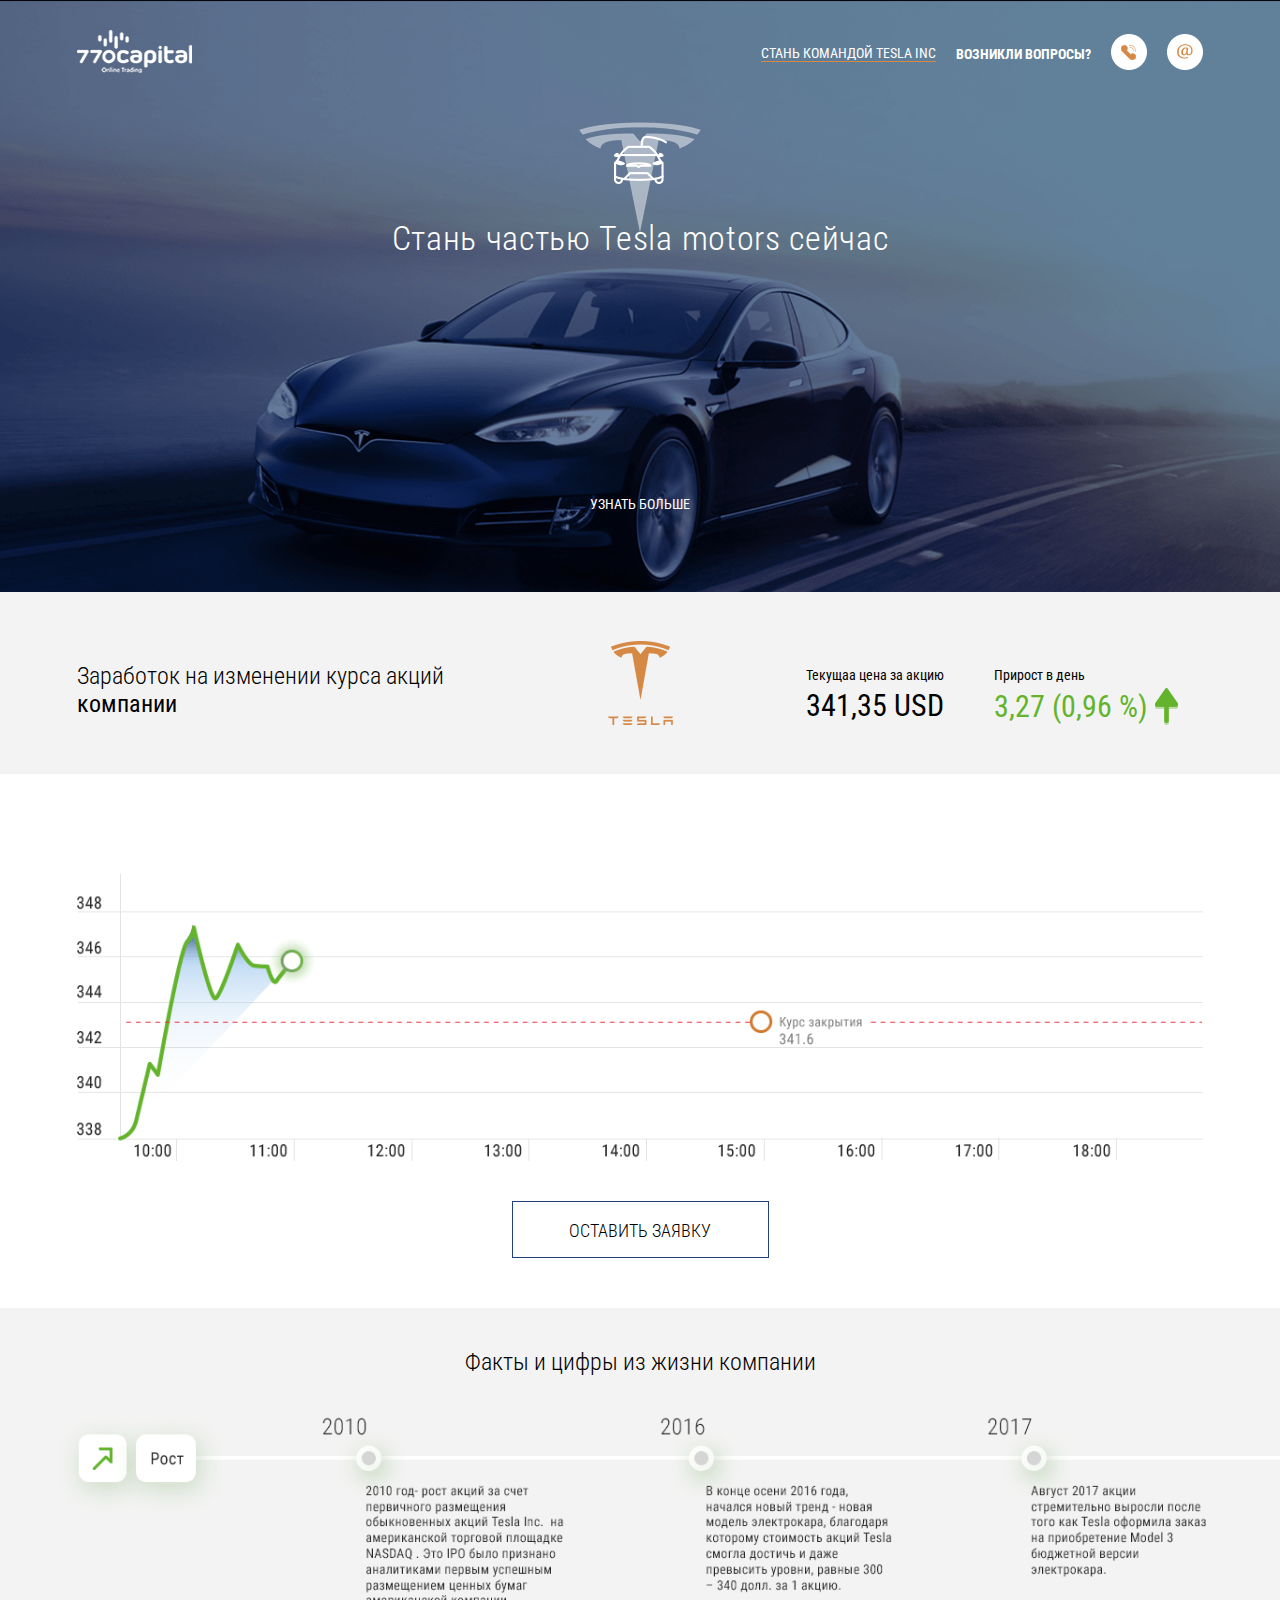
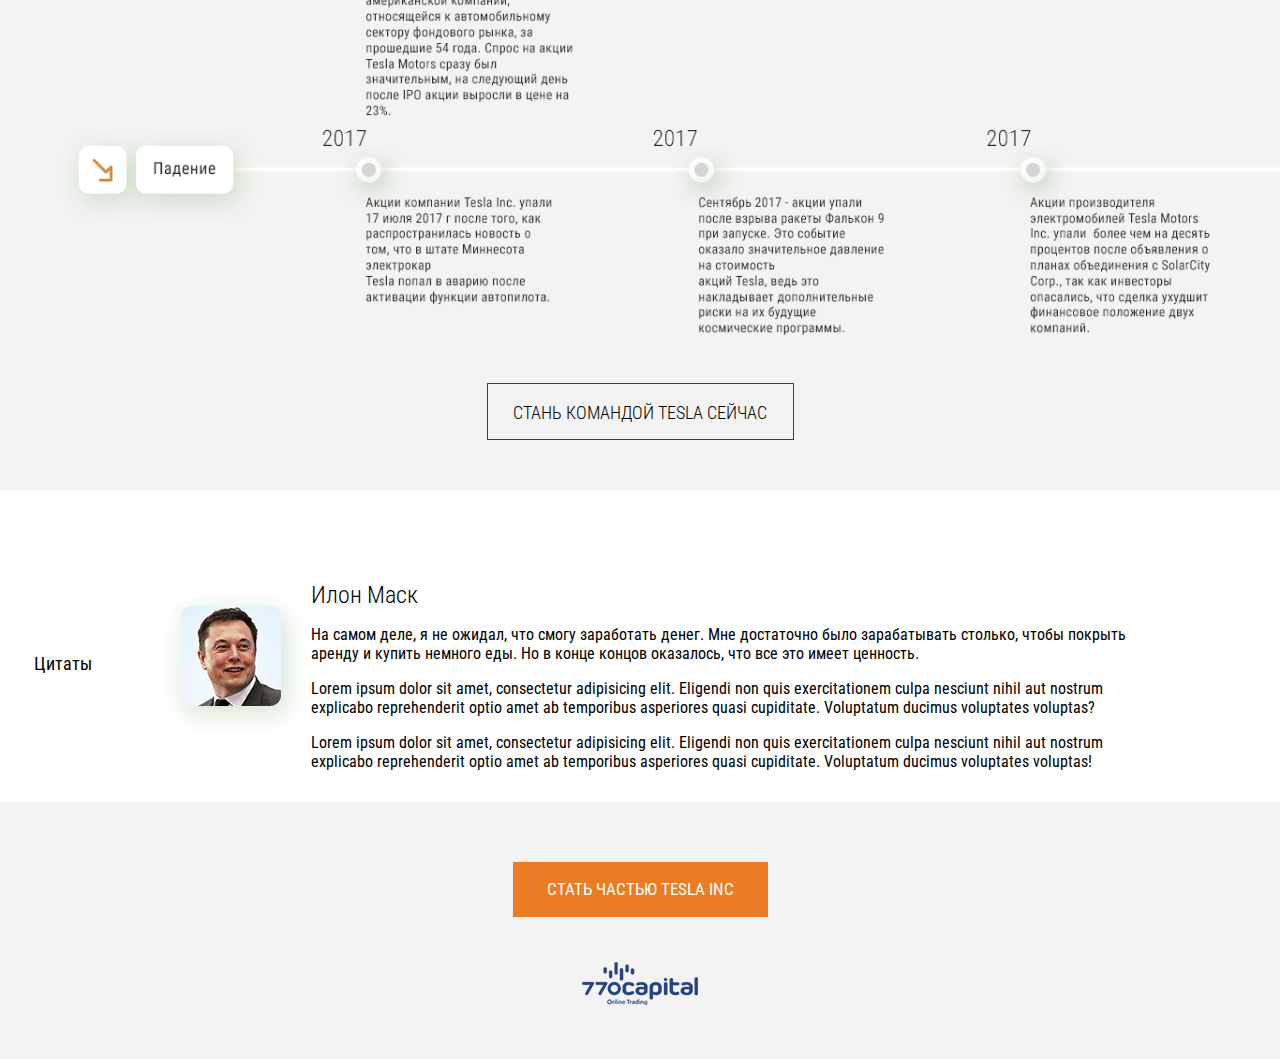
<file: index.html>
<!DOCTYPE html>
<html lang="en">
<head>
	<meta charset="UTF-8">
	<title>Document</title>
	<meta name="viewport" content="width=device-width, initial-scale=1">
	<link rel="stylesheet" type="text/css" href="slick/slick.css"/>
	<link rel="stylesheet" type="text/css" href="slick/slick-theme.css"/>
	<link rel="stylesheet" href="css/style.css" type="text/css"/>
	<link href="https://fonts.googleapis.com/css?family=Roboto+Condensed:300,400,700&amp;subset=cyrillic" rel="stylesheet">
	<link rel="stylesheet" type="text/css" href="slick/slick.css"/>
	<link rel="stylesheet" type="text/css" href="slick/slick-theme.css"/>
	<script src="https://code.jquery.com/jquery-3.2.1.min.js"
	integrity="sha256-hwg4gsxgFZhOsEEamdOYGBf13FyQuiTwlAQgxVSNgt4="
	crossorigin="anonymous">
</script>
<link type = "text/css" rel = "stylesheet" href = "css/LeadForm.css" />

<meta charset="utf-8" />
<script>
	var userip;
</script>
<script src="https://l2.io/ip.js?var=userip"></script>
</head>
<body>
	<div class="content">
		<!--<div class="maket"><img src="img/index-web.jpg" alt=""></div>-->
		<div class="main">
			<div class="header">
				<div class="headerLogo">
					<img src="img/headerLogo.png" alt="">
				</div>
				<div class="headerInfo">
					<div class="text">
						<a href="">СТАНЬ КОМАНДОЙ TESLA INC</a>	
						<p>ВОЗНИКЛИ ВОПРОСЫ?</p>								
					</div>					
					<a href=""><img src="img/phoneButton.png" alt="" class="phoneButton"></a>
					<a href=""><img src="img/emailButton.png" alt="" class="emailButton"></a>
				</div>
			</div>
			<div class="mainLogo">
				<img src="img/mainLogo.png" alt="">
			</div>
			<h1>Стань  частью Tesla motors сейчас</h1>
			<div class="inputForm">
				<div class="leadFormContainer"></div>
			</div>
			<p class="more"><a href="">УЗНАТЬ БОЛЬШЕ</a></p>
		</div>
		<div class="about">
			<h2>Заработок на изменении курса акций <strong>компании</strong></h2>
			
			<div class="prices">
				<div class="price">
					<p>Текущаа цена за акцию</p>
					<h3>341,35 USD</h3>
				</div>
				<div class="income">
					<p>Прирост в день</p>
					<h3>3,27 (0,96 %) <img src="img/arrow-up.png" alt=""></h3>
				</div>
			</div>
		</div>
		<div class="chart">
			<img class="chart-web" src="img/chart-web.png" alt="">
			<img class="chart-tab" src="img/chart-tab.png" alt="">
			<img class="chart-mob" src="img/chart-mob.png" alt="">
			<div class="chartButton"><a href=""><p>ОСТАВИТЬ ЗАЯВКУ</p></a></div>
		</div>
		<div class="timeline">
			<h2>Факты и цифры из жизни компании</h2>
			<img class="timeline-web" src="img/timeline-web.png" alt="">
			<img class="timeline-tab" src="img/timeline-tab.png" alt="">
			<img class="timeline-mob" src="img/timeline-mob.png" alt="">
			<div class="timelineButton"><a href=""><p>СТАНЬ КОМАНДОЙ TESLA СЕЙЧАС</p></a></div>
		</div>
		<div class="qotes">
			<h4>Цитаты</h4>
			<div class="qoteBlock">
				<img src="img/Ilon.png" alt="">
				<div class="textBlock">
					<h5>Илон Маск</h5>
					<div class="qoteCarousel">
						<div><p>На самом деле, я не ожидал, что смогу заработать денег. Мне достаточно было зарабатывать столько, чтобы
							покрыть аренду и купить немного еды. Но в конце концов оказалось, что все это имеет ценность.</p></div>
							<div><p>Lorem ipsum dolor sit amet, consectetur adipisicing elit. Eligendi non quis exercitationem culpa nesciunt nihil aut nostrum explicabo reprehenderit optio amet ab temporibus asperiores quasi cupiditate. Voluptatum ducimus voluptates voluptas?</p></div>
							<div><p>Lorem ipsum dolor sit amet, consectetur adipisicing elit. Eligendi non quis exercitationem culpa nesciunt nihil aut nostrum explicabo reprehenderit optio amet ab temporibus asperiores quasi cupiditate. Voluptatum ducimus voluptates voluptas!</p></div>
						</div>
					</div>
				</div>
			</div>
			<div class="footer">
				<div class="footerButton">
					<a href=""><p>СТАТЬ ЧАСТЬЮ TESLA INC</p></a>
				</div>
				<div class="footerLogo">
					<img src="img/footerLogo.png" alt="">
				</div>
			</div>
		</div>

<!--script type="text/javascript" src="https://code.jquery.com/jquery-1.11.0.min.js"></script>
	<script type="text/javascript" src="https://code.jquery.com/jquery-migrate-1.2.1.min.js"></script-->
		<script type="text/javascript" src="slick/slick.min.js"></script>
		<script src="js/FullForm.js"></script>
		<script type="text/javascript">
			$(document).ready(function(){
				$('.qoteCarousel').slick({
					dots: true,
					slidesToShow: 1
				});
			});
		</script>
	</body>
	</html>
</file>
<file: css/style.css>
body {
	margin: 0;
	padding: 0;
}
a {
	text-decoration: none;
}
.maket {
	position: absolute;
	opacity: 0.35;
	margin-top: -1600px;
}
.content {
	max-width: 1366px;
	margin: 0 auto;
	font-family: 'Roboto Condensed', sans-serif;
}
.main {
	background-image: url(../img/mainBackground.png);
	background-position: center;
	background-repeat: no-repeat;
	background-size: cover;
}

.header {
	display: flex;
	align-items: center;
	justify-content: space-between;
	margin-left: 6%;
	margin-right: 6%;
	padding-top: 30px;
}
.headerInfo {
	display: flex;
	align-items: center;
}
.headerInfo .text {
	display: flex;
	align-items: center;
}
.headerInfo img {
	margin-left: 20px;
}
.headerInfo .text {
	color: #ffffff;
	font-size: 14px;
}
.headerInfo .text a {
	color: #ffffff;
	font-weight: 400;
	text-decoration: none;
	margin-right:  20px;
	border-bottom: solid 1px #d68945;
}
.headerInfo .text p {
	color: #ffffff;
	font-weight: 700;
}
.mainLogo {
	display: flex;
	flex-direction: column;
	align-items: center;
	margin-top: 45px;
}
h1 {
	font-size: 34px;
	font-weight: 300;
	text-align: center;
	color: #ffffff;
	margin-top: -15px;
    letter-spacing: 0.02em;
}
.inputForm {
	min-height: 160px;
}
.more {
	color: #ffffff;
	font-size: 14px;
	font-weight: 400;
	text-align: center;
	margin-top: 55px;
    padding-bottom: 80px;
    margin-bottom: 0;
}
.more a {
	color: #ffffff;
	text-decoration: none;
}


.about {
	display: flex;
	align-items: center;
	justify-content: space-between;
	padding-left: 6%;
	padding-right: 6%;
	padding-top: 35px;
	padding-bottom: 20px;
	background-color: #f3f3f3;
	background-image: url(../img/aboutLogo.png);
	background-position: center;
	background-repeat: no-repeat;

}
.about h2 {
	max-width: 360px;
	font-size: 24px;
	font-weight: 300;
	max-width: 35%;
}
.about h2 strong {
	font-weight: 400;
}
.prices {
	display: flex;
	justify-content: space-between;
	max-width: 40%;
	flex-wrap: wrap;
}
.prices p {
	font-size: 14px;
	font-weight: 400;
	margin-top: 40px;
    margin-bottom: 5px;
}
.prices h3 {
	font-size: 30px;
	font-weight: 400;
	margin-top: 0;
}
.income img {
	margin-bottom: -8px;
}
.income h3 {
	color: #63b42c;
}
.price {
	margin-right: 50px;
}
.income {
	margin-right: 25px;
}

.footer {
	display: flex;
	flex-direction: column;
	justify-content: space-between;
	align-items: center;
	padding-top: 60px;
    font-size: 17px;
    background-color: #f3f3f3;
    padding-bottom: 50px;
}
.footerButton {
	background-color: #ea7c23;
	height: 55px;
	width: 255px;
	display: flex;
	justify-content: center;
	align-items: center;
	color: #ffffff;
	text-align: center;
}
.footerButton a {
	color: #ffffff;
}
.footerLogo {
	margin-top: 45px;
}




.timeline {
	height: auto;
	background-color: #f3f3f3;
	    padding-bottom: 50px;

}
.timeline img {
	width: 100%;
	margin-bottom: 0;
	padding-bottom: 0;
}
.timeline-tab {
	display: none;
}
.timeline-mob {
	display: none;
}
.timeline h2 {
	font-weight: 300;
	font-size: 24px;
	text-align: center;
	margin-top: 0;
    padding-top: 40px;
}
.timelineButton {
	width: 305px;
	height: 55px;
	margin: 0 auto;
	border: 1px solid #23417f;
	margin-top: 30px;
}
.timelineButton p {
	margin-bottom: 0;
	text-align: center;
	font-size: 18px;
	font-weight: 300;
	color: #000000;
}
.chartButton {
	width: 255px;
	height: 55px;
	margin: 0 auto;
	border: 1px solid #23417f;
	margin-top: 40px;
	margin-bottom: 50px;
}
.chartButton p {
	margin-bottom: 0;
	text-align: center;
	font-size: 18px;
	font-weight: 300;
	color: #000000;
}

.chart {
	display: flex;
	flex-direction: column;
	align-items: center;
}
.chart img {
	width: 88%;
	margin-top: 100px;
}
.chart-tab {
	display: none;
}
.chart-mob {
	display: none;
}


.qotes {
	display: flex;
	justify-content: space-around;
	align-items: center;
	flex-direction: row;
	    padding-top: 50px;
    padding-bottom: 15px;
}
.qoteBlock {
	display: flex;
	align-items: center;
	width: 85%;
}
.qoteCarousel {
	max-width: 900px;
}
.qotes h4 {
	font-size: 18px;
	font-weight: 400;
}
.qotes h5 {
	margin-bottom: 0;
	font-size: 24px;
	font-weight: 300;
}
.qotes .textBlock {
	max-width: 75%;
}

.slick-dots {
	text-align:left !important;
	}

@media screen and (max-width: 1125px) {
	.price {
    margin-right: 30px;
}
	.prices p {
		margin-top: 0;
	}
	.prices {
		justify-content: flex-end;
		align-items: center;
	}
	.prices h3 {
		font-size: 24px;
	}
	.income img {
		height: 26px;
		margin-bottom: -3px;
	}
	.about h2 {
		font-size: 20px;
	}

	}


@media screen and (max-width: 768px) {
	.qotes {
		flex-direction: column;
	}
	.price {
    margin-right: 20px;
	}
	.prices h3 {
		font-size: 22px;
	}
	.income img {
		height: 24px;
	}
	.about h2 {
		font-size: 19px;
	}
	.timeline-tab {
		display: block;
	}
	.timeline-web {
		display: none;
	}
	.chart-tab {
		display: block;
	}
	.chart-web {
		display: none;
	}
	.headerInfo .text {
		flex-direction: column-reverse;
		justify-content: flex-end;
		align-items: flex-end;
	}
	.headerInfo .text p {
		margin-bottom: 0;
		font-size: 12px;
	}
	.headerInfo .text a {
		margin-right: 0;
	}
	.content {
		background-size: 100%;
	}
	h1 {
		font-size: 30px;
	}

}


@media screen and (max-width: 640px) {
	.qoteBlock {
		flex-direction: column;
	}
	.about h2 {
		text-align:center;
	}
	.prices {
		justify-content: center;
	}
	.about h2 {
		max-width: 100%;
	}
	.prices {
		max-width: 100%;
	}
	.timeline-mob {
		display: block;
	}
	.timeline-tab {
		display: none;
	}
	.timeline-web {
		display: none;
	}
	.chart-mob {
		display: block;
	}
	.chart-tab {
		display: none;
	}
	.chart-web {
		display: none;
	}
	.about {
		background-image: none;
	}
}

@media screen and (max-width: 480px) {
	.about {
		flex-direction: column;
		align-items: center;
	}
	h1 {
		font-size: 24px;
	}
	.headerInfo .text {
		display: none;
	}
}
</file>
<file: css/LeadForm.css>
input {
    background-color: rgba(255, 255, 255, 1);
    color: #d58945;
}
.leadFormContainer {
}

    .leadFormContainer .leadForm {
        -webkit-box-sizing: border-box;
        -moz-box-sizing: border-box;
        box-sizing: border-box;
        margin: auto;
        display: flex;
        flex-direction: row;
        flex-wrap: wrap;
        align-items: flex-start;
        font-size: 1em;
        max-width: 720px;
    }
    /*Header of form*/
    .leadFormContainer .FormHeaderDiv {
        text-align: center;
    }

    .leadFormContainer .FormHeader {
        margin: auto;
        text-transform: uppercase;
        color: #000000;
        font-size: 1.12em;
        font-family: 'Roboto Condensed', sans-serif;
        font-weight: 700;
        display: none;
    }
    /******************************/

    /******DIVS***********/
    .leadFormContainer .commonDivs {
        margin-left: 10px;
        margin-right: 10px;
        margin-top: 5px;
        padding-top: 9px;
        position: relative;
        width: 220px;
        font-family: 'Roboto Condensed', sans-serif;
        font-weight: 400;
        font-size: 1em;
        color: #d58945;
    }

    .leadFormContainer .fnameDiv {
        
    }
    
    .leadFormContainer .lnameDiv {
    }

    .leadFormContainer .countryDiv {
        position: relative;
    }

    .leadFormContainer .phoneDiv {
    }

    .leadFormContainer .emailDiv {
    }

    .leadFormContainer .submitDiv {
    }

    .leadFormContainer .helpLinkDiv {
        margin-top: 10px;
        width: 100%;
        text-align: center;
    }

    .leadFormContainer .errMessageDiv {
        display: none;
        position: relative;
        height: 12px;
    }

    /*******************/

    /*Input Lables*/
    .leadFormContainer .commonLabels {
        position: absolute;
        font-size: 1em;
        font-family: 'Roboto Condensed', sans-serif;
        font-weight: 400;
        color: #76838f;
        top: 23px;
        left: 50px;
        transition: 0.5s;
        cursor: text;
    }

    .leadFormContainer .labelFname {
    }

    .leadFormContainer .labelLname {
    }

    .leadFormContainer .labelCountry {
    }

    .leadFormContainer .labelPhone {
    }

    .leadFormContainer .labelEmail {
    }

    /**********************/

    .leadFormContainer .labelActive {
        /*top: 2px;
        left: 10px;
        font-size: 0.75em;
        transition: 0.5s;*/
        display: none;
    }

    /******Inputs***************/
    .leadFormContainer .commonInput {

        padding-top: 5px;
        border-top: none;
        border-left: none;
        border-right: none;
        border-bottom: none;
        width: 100%;
        height: 35px;
        font-size: 1em;
        font-family: 'Roboto Condensed', sans-serif;
        font-weight: 400;
        color: #d58945;
        white-space: nowrap;
        overflow: hidden;
        line-height: 35px;
        height: 35px;
        text-indent: 50px;
        outline: none;
    }
    .leadFormContainer .fnameInput {
        background-image: url(../img/svg/first-name.svg);
        background-position: left;
        background-repeat: no-repeat;
        background-size: 20px;
        background-position-x: 10px;
    }
    .leadFormContainer .lnameInput {
        background-image: url(../img/svg/last-name.svg);
        background-position: left;
        background-repeat: no-repeat;
        background-size: 20px;
        background-position-x: 10px;
    }
    .leadFormContainer .countryInput {
        background-image: url(../img/svg/country.svg);
        background-position: left;
        background-repeat: no-repeat;
        background-size: 20px;
        background-position-x: 10px;
    }
    .leadFormContainer .emailInput {
        background-image: url(../img/svg/email-form.svg);
        background-position: left;
        background-repeat: no-repeat;
        background-size: 20px;
        background-position-x: 10px;
    }
    .labelPhone + .phoneCountryInput {
        background-image: url(../img/svg/phone-form.svg);
        background-position: left;
        background-repeat: no-repeat;
        background-size: 20px;
        background-position-x: 10px;
    }
    .labelPhone.labelActive + .phoneCountryInput {
        background-image: none;
        background-position: left;
        background-repeat: no-repeat;
        background-size: 20px;
        background-position-x: 10px;
    }
    .leadFormContainer .phoneCountryInput:focus {
        background-image: none;
    }
    .leadFormContainer .fnameInput:focus {
         border-bottom-color: #ffffff;
    }
    .leadFormContainer .fnameInput:focus {

    }

    .leadFormContainer .lnameInput:focus {
         border-bottom-color: #ffffff;
    }

    .leadFormContainer .countryInput:focus {
         border-bottom-color: #ffffff;
    }

    .leadFormContainer .phoneCountryInput {
        width: 26%;
        color: #d58945;
        cursor: not-allowed;
        text-indent: 10px;
    }

    .leadFormContainer .phoneInput {
        width: 74%;
        margin-left: -2%;
        text-indent: 10px;
        color: #d58945;

    }

    .leadFormContainer .emailInput:focus {
         border-bottom-color: #ffffff;
    }

    .leadFormContainer .submitButton {
        width: 220px;
        height: 41px;
        border: 0px;
        color: #fdfdfd;
        background-color: #d68945;
        font-size: 1em;
        font-family: 'Roboto Condensed', sans-serif;
        font-weight: 700;
        cursor: pointer;
    }

        .leadFormContainer .submitButton:hover {
            background-color: #d68945;
        }

        .leadFormContainer .submitButton:active {
            background-color: #a86325;
        }


    .leadFormContainer .helpLink {
        font-size: 0.75em;
        font-family: 'Roboto Condensed', sans-serif;
        font-weight: 400;
        display: none;
    }


    /***************************/
    .leadFormContainer .spanErrMessage {
        color: #e64044;
        font-size: 0.75em;
        font-family: 'Roboto Condensed', sans-serif;
        font-weight: 400;
        position: relative;     
    }

    .leadFormContainer .liveSearch {
        position: absolute;
        padding-left: 10px;
        background-color: #f8f8f8;
        z-index: 3;
        width: 100%;
        width: -moz-available;
        width: -webkit-fill-available;
        height: 200%;
        overflow: auto;
        border: 1px solid #aaaaaa;        
    }

    .leadFormContainer .country {
        margin-top:10px;
        color: #000;
    }

        .leadFormContainer .country:hover {
            background-color: #e7e7e7;
            cursor: pointer;
        }

    .leadFormContainer #livesearch {
    }

    

  
    .leadFormContainer .emailInput {

    }

    .leadFormContainer .submitButton {
    }


    .leadFormContainer .errorInput {
        border-bottom-color: #ff0000;
    }

    .leadFormContainer .rightInput {
        border-bottom-color: #00a0ce;
    }


@media screen and (max-width: 768px) {
    .leadFormContainer .leadForm {
        flex-direction: column;
        align-items: center;
    }



}
/*Убрать изменение цвета полсе автозаполнения Chrom*/
input:-webkit-autofill {
    -webkit-box-shadow: 0 0 0 30px white inset;
}
/*****************************************/


/********FONTS****************/
@font-face {
    font-family: 'GothaProBla';
    src: url('../fonts/Gotham Pro/GothaProBla.otf') format('opentype');
}

@font-face {
    font-family: 'GothaProBlaIta';
    src: url('../fonts/Gotham Pro/GothaProBlaIta.otf') format('opentype');
}

@font-face {
    font-family: 'GothaProBol';
    src: url('../fonts/Gotham Pro/GothaProBol.otf') format('opentype');
}

@font-face {
    font-family: 'GothaProBolIta';
    src: url('../fonts/Gotham Pro/GothaProBolIta.otf') format('opentype');
}

@font-face {
    font-family: 'GothaProIta';
    src: url('../fonts/Gotham Pro/GothaProIta.otf') format('opentype');
}

@font-face {
    font-family: 'GothaProLig';
    src: url('../fonts/Gotham Pro/GothaProLig.otf') format('opentype');
}

@font-face {
    font-family: 'GothaProLigIta';
    src: url('../fonts/Gotham Pro/GothaProLigIta.otf') format('opentype');
}

@font-face {
    font-family: 'GothaProMed';
    src: url('../fonts/Gotham Pro/GothaProMed.otf') format('opentype');
}

@font-face {
    font-family: 'GothaProMedIta';
    src: url('../fonts/Gotham Pro/GothaProMedIta.otf') format('opentype');
}

@font-face {
    font-family: 'GothaProNarBol';
    src: url('../fonts/Gotham Pro/GothaProNarBol.otf') format('opentype');
}

@font-face {
    font-family: 'GothaProNarMed';
    src: url('../fonts/Gotham Pro/GothaProNarMed.otf') format('opentype');
}

@font-face {
    font-family: 'GothaProReg';
    src: url('../fonts/Gotham Pro/GothaProReg.otf') format('opentype');
}
</file>
